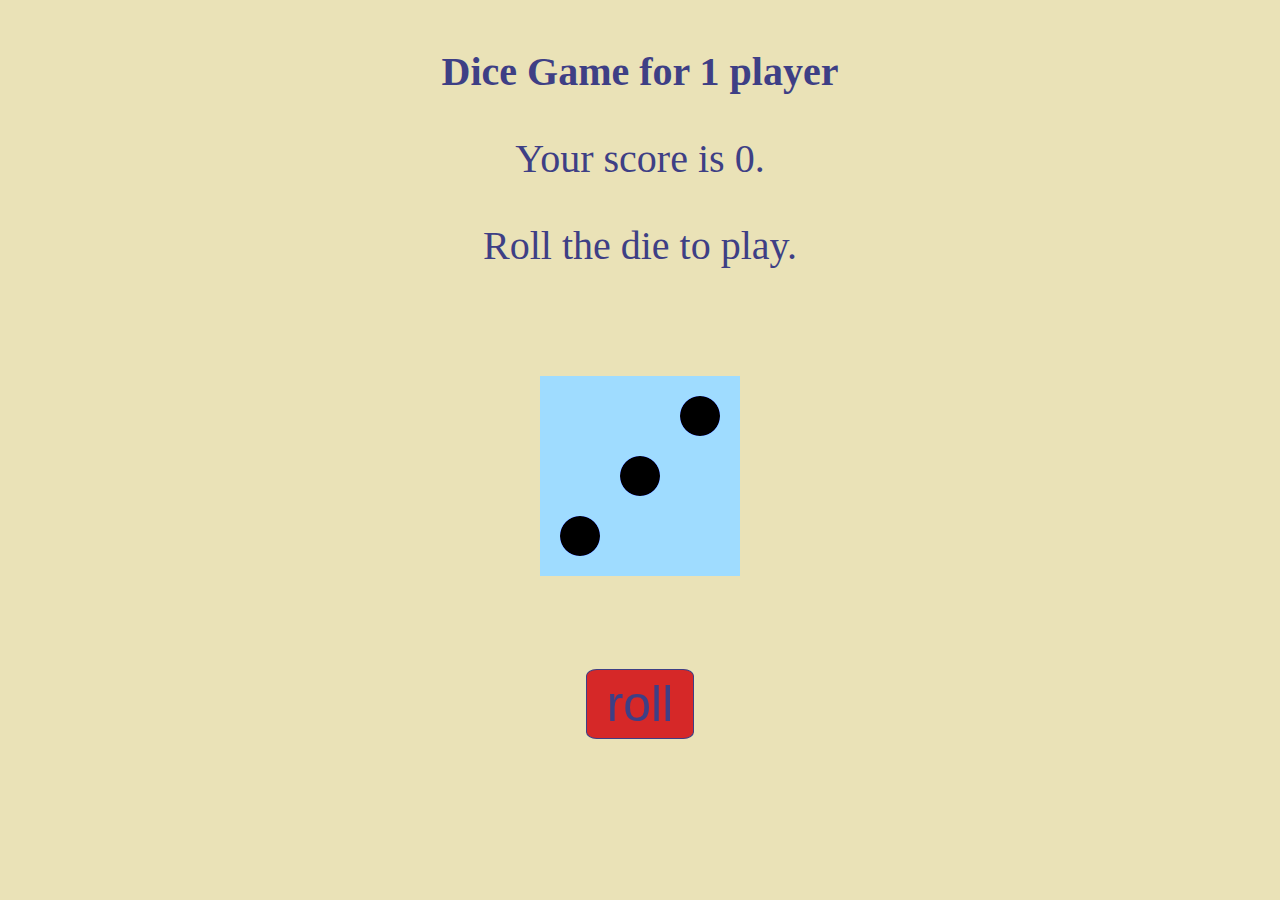
<file: One-player-version/index.html>
<!DOCTYPE html>
<html lang="en">
<head>
    <meta charset="UTF-8">
    <meta name="viewport" content="width=device-width, initial-scale=1.0">
    <link rel="stylesheet" href="./main.css">
    <title>Dice Game:1 player</title>
</head>
<body>
    <div class="container">
        <div class="box instructions">
            <p class="heading">Dice Game for 1 player</p>
            <p>Your score is <span id="score">0</span>. </p>
            <p id="message"> Roll the die to play.</p>
            <br>
        </div>
        <div class="box">
            <img id="die" src="../img/dice6.png" alt="dice">
            <img id="rotating_die" src="../img/dice3.png" alt="rotating_dice">
        </div>
        <div class="box buttons">
            <button id="roll">roll</button>
            <button id="replay">play again</button>
        </div>
    </div>
    
<script src="./script.js"></script>
</body>
</html>
</file>
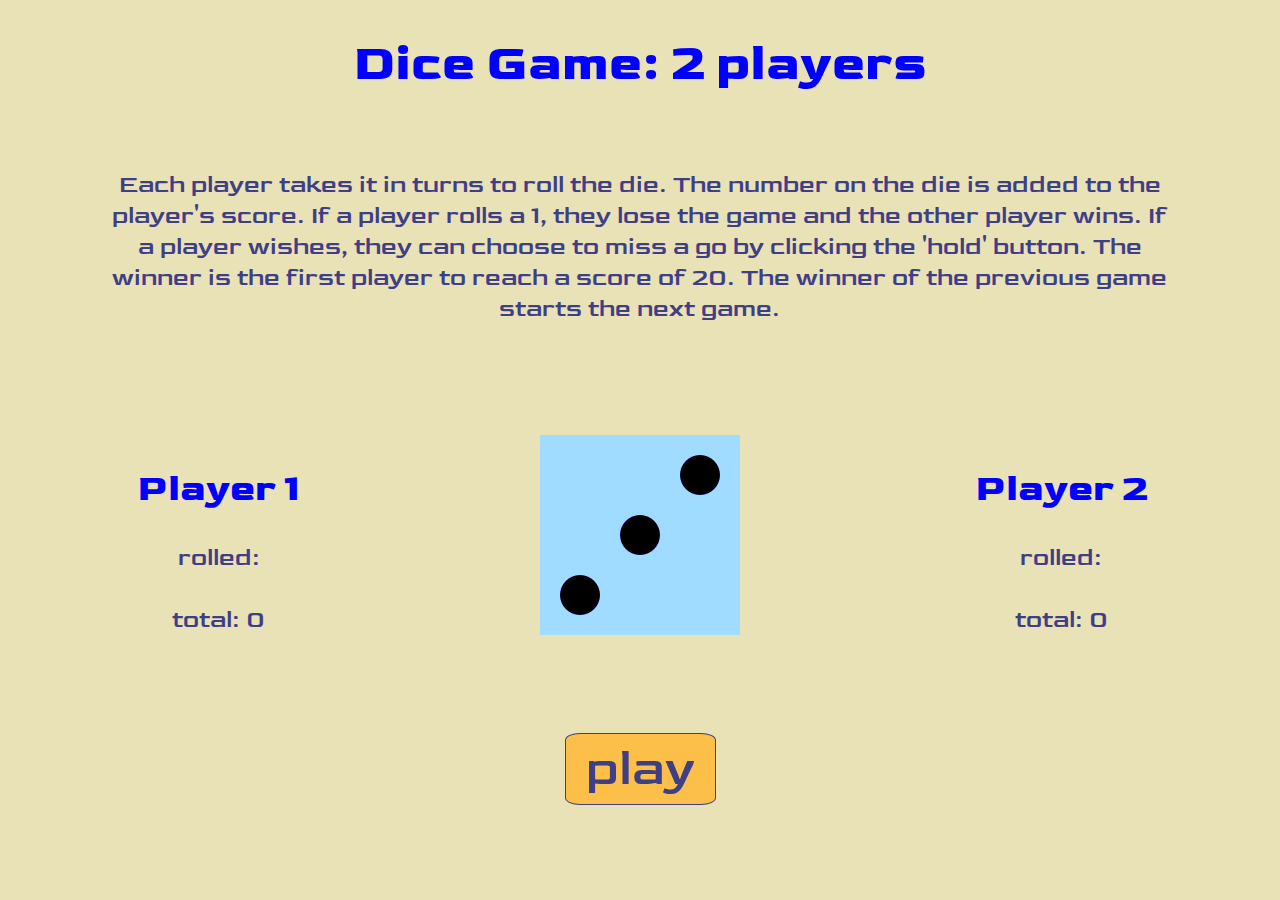
<file: Two-player-version/index.html>
<!DOCTYPE html>
<html lang="en">
<head>
    <meta charset="UTF-8">
    <meta name="viewport" content="width=device-width, initial-scale=1.0">
    <link rel="preconnect" href="https://fonts.gstatic.com">
    <link href="https://fonts.googleapis.com/css2?family=Goldman:wght@400;700&display=swap" rel="stylesheet">
    <link rel="stylesheet" href="./main.css">
    <title>Dice Game: 2 players</title>
</head>
<body>
    <!DOCTYPE html>
    <html lang="en">
    <head>
        <meta charset="UTF-8">
        <meta name="viewport" content="width=device-width, initial-scale=1.0">
        <title>Dice Game: 2 players</title>
    </head>
    <body>
        <h1>Dice Game: 2 players</h1>
        <div class="container">
            <div class=" box rules">
                Each player takes it in turns to roll the die.  The number on the die is added to the player's score.  If a player rolls a 1, they lose the game and the other player wins.  If a player wishes, they can choose to miss a go by clicking the 'hold' button.  The winner is the first player to reach a score of 20. The winner of the previous game starts the next game.
            </div>
            <div class="box" id="player1">
                <h2>Player 1 
                    <span class="winner">wins!</span>
                    <span class="holding">holding...</span>
                </h2>
                <div class="go">rolled: <span id="current_player1"></span></div>
                <br>
                <div class="score">total: <span id="player1_score">0</span></div>
            </div>

            <div class="box die">
                <img id="die" src="../img/dice6.png" alt="dice">
                <img id="rotating_die" src="../img/dice3.png" alt="rotating_dice">
            </div>

            <div class="box" id="player2">
                <h2>Player 2 
                    <span class="winner">wins!</span>
                    <span class="holding">holding...</span>
                </h2>
                <div class="go">rolled: <span id="current_player2"></span></div>
                <br>
                <div class="score">total: <span id="player2_score">0</span></div>
            </div>
            
            <div class="box turn">
                Player <span>X</span>: 
                <span class="roll">
                    roll the dice.
                </span>
                <span class="rolled">
                    rolled <span class="scored">?</span>
                </span>
            </div>

            <div class="box buttons">
                <button id="new_game">play</button>
                <button id="roll">roll</button>
                <button id="hold">hold</button>
            </div>
        </div>    
    </body>
    </html>

<script src="./script.js"></script>
</body>
</html>
</file>
<file: One-player-version/main.css>
* {
    box-sizing: border-box;
}

body {
    background-color: #EAE2B7;
}

.container {
    display: flex;
    flex-direction: column;
    align-items: center;
}

.heading {
    font-weight: bold;
}

.instructions {
    font-size: 250%;
    color: #3e3f85;
    text-align: center;
}

.box.buttons{
    margin-top: 5%;
}

button {
    border-radius: 10%;
    padding-right: 20px;
    padding-left: 20px;
    padding-top: 5px;
    padding-bottom: 5px;
    border: 1px solid #3e3f85;
}

button:active{
    border-radius: 10%;
}

#roll {
    font-size: 50px;
    background-color: #D62828;
    color:#3e3f85;
}

#roll:active {
    background-color: blue;
}


#die {
    display:none;
}

#rotating_die{
    animation-name: spin;
    animation-duration: 3s;
    animation-iteration-count: infinite;
    margin-top: 10%;
    margin-bottom: 15%;
    margin-left: auto;
    margin-right: auto;
    display: block;
    filter: hue-rotate(170deg)
}

@-moz-keyframes spin { 100% { -moz-transform: rotate(360deg); } }
@-webkit-keyframes spin { 100% { -webkit-transform: rotate(360deg); } }
@keyframes spin { 100% { -webkit-transform: rotate(360deg); transform:rotate(360deg); } }

#replay{
    display: none;
    font-size: 50px;
    background-color: #FCBF49;
    color:#3e3f85;
}

#replay:active{
    background-color: white;
}

@media only screen and (max-width: 768px){

    .instructions {
        font-size: 150%;
    }

    #die {
        width: 80%;
        height: 80%;
    }

    #rotating_die {
        width: 85%;
        height: 85%;
    }

    .box.buttons{
        margin-top: 3%;
    }

    #roll {
        font-size: 35px;
    }

    #replay{
        font-size: 30px;
    }

}

@media only screen and (max-width: 500px){

    .instructions {
        font-size: 150%;

    }

    #die {
        width: 80%;
        height: 80%;
    }

    #rotating_die {
        width: 80%;
        height: 80%;
    }

    .box.buttons{
        margin-top: 15%;
    }

    #roll {
        font-size: 25px;
    }

    #replay{
        font-size: 25px;
    }

}
</file>
<file: Two-player-version/main.css>
* {
    box-sizing: border-box;
}

body {
    background-color: #EAE2B7;
    color: #3e3f85;
}

h1{
    text-align: center;
    font-size: 50px;
    font-family: 'Goldman', cursive;
    color: blue;
}

h2 {
    font-family: 'Goldman', cursive;
    color: blue;
}

.container {
    display:flex;
    flex-wrap:wrap;
    flex-direction: row;
    justify-content: center;
    align-items: center;
    height: 80vh;
    font-size: 25px;
}

.box{
    width: 33.33%;
    text-align: center;
    font-family: 'Goldman', cursive;
}

.box.rules {
    width: 85%;
    margin-bottom: 2%;
}

#die{
    display: none;
    margin: auto;
}

#rotating_die{
    animation-name: spin;
    animation-duration: 3s;
    animation-iteration-count: infinite;
    margin-left: auto;
    margin-right: auto;
    display: block;
    filter: hue-rotate(170deg)
}

@-moz-keyframes spin { 100% { -moz-transform: rotate(360deg); } }
@-webkit-keyframes spin { 100% { -webkit-transform: rotate(360deg); } }
@keyframes spin { 100% { -webkit-transform: rotate(360deg); transform:rotate(360deg); } }

.box.turn {
    display: none;
    font-size: 40px;
    width: 100%;
    color: blue;
}

.box.turn .roll{
    color: #5E60CE;
}

.box.turn .rolled{
    display: none;
}

#new_game {
    font-size: 50px;
    background-color: #FCBF49;
    color:#3e3f85;
    font-family: 'Goldman', cursive;
}

.winner {
    display: none;
    color: darkred;
}

.holding {
    display: none;
    color: darkmagenta;
}

.box.buttons {
    margin-top: 1%;
    width: 100%;
}

button {
    border-radius: 10%;
    padding-right: 20px;
    padding-left: 20px;
    padding-top: 5px;
    padding-bottom: 5px;
    border: 1px solid #3e3f85;
}

#roll {
    display:none;
    font-family: 'Goldman', cursive;
    font-size: 50px;
    background-color: #D62828;
    color:#3e3f85;
}

#hold{
    display:none;
    font-family: 'Goldman', cursive;
    font-size: 50px;
    background-color: #5E60CE;
    color:white;
}


@media only screen and (max-width: 768px){

    .instructions {
        font-size: 175%;
    }

    #die {
        width: 85%;
        height: 85%;
    }

    #rotating_die {
        width: 85%;
        height: 85%;
    }

    .box.buttons{
       width: 100%;
    }

    #roll {
        font-size: 35px;
    }

    #new_game{
        font-size: 30px;
    }

    #hold{
        font-size: 30px;
    }

}

@media only screen and (max-width: 768px){

    h1{
        font-size: 25px;
    }

    .box.rules {
        display: none;
    }

    h2 {
        font-size: 25px;
    }

    .go, .score {
        font-size: 20px;
    }

    .box.turn {
        font-size: 25px;
    }

    #roll {
        font-size: 20px;
    }

    #new_game{
        font-size: 20px;
    }

    #hold{
        font-size: 20px;
    }
    

}
</file>
